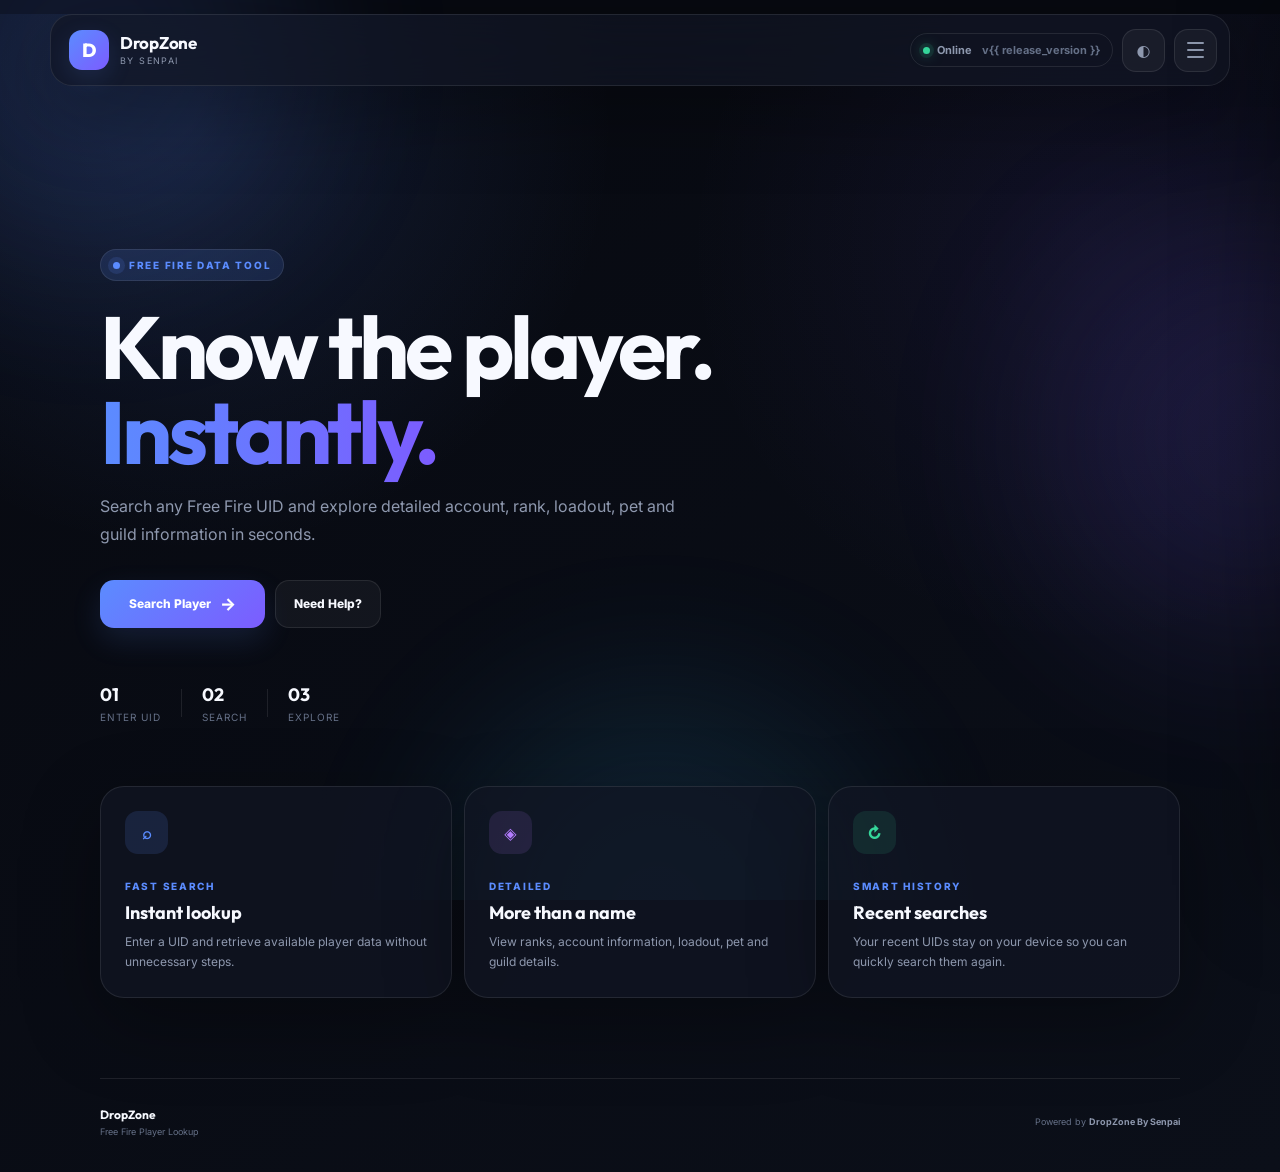
<file: templates/index.html>
<!doctype html>
<html lang="en" data-theme="midnight">
<head>
  <meta charset="utf-8">
  <meta name="viewport" content="width=device-width, initial-scale=1, viewport-fit=cover">
  <meta name="theme-color" content="#080b14">
  <meta name="color-scheme" content="dark light">

  <title>DropZone — Free Fire Player Lookup</title>
  <meta name="description" content="Fast Free Fire player information lookup powered by DropZone.">
  <meta name="mobile-web-app-capable" content="yes">
  <meta name="apple-mobile-web-app-capable" content="yes">

  <link rel="preconnect" href="https://fonts.googleapis.com">
  <link rel="preconnect" href="https://fonts.gstatic.com" crossorigin>
  <link href="https://fonts.googleapis.com/css2?family=Inter:wght@400;500;600;700;800&family=Outfit:wght@500;600;700;800&display=swap" rel="stylesheet">

  <link rel="stylesheet" href="/static/style.css">
</head>

<body>
  <div class="app-shell">

    <!-- Ambient background -->
    <div class="ambient" aria-hidden="true">
      <div class="orb orb-a"></div>
      <div class="orb orb-b"></div>
      <div class="orb orb-c"></div>
      <div class="grid-glow"></div>
    </div>

    <!-- Top navigation -->
    <header class="topbar glass">
      <a href="#home" class="brand" data-page="home" aria-label="DropZone Home">
        <span class="brand-mark">D</span>
        <span class="brand-copy">
          <strong>DropZone</strong>
          <small>By Senpai</small>
        </span>
      </a>

      <div class="top-actions">
        <div class="online-pill">
          <span class="status-dot"></span>
          <span>Online</span>
          <span class="version">v<span id="obVer">{{ release_version }}</span></span>
        </div>

        <button class="icon-btn" id="themeBtn" type="button" aria-label="Change theme" title="Change theme">
          <span class="icon">◐</span>
        </button>

        <button class="icon-btn menu-btn" id="menuBtn" type="button" aria-label="Open menu" aria-expanded="false">
          <span></span>
          <span></span>
          <span></span>
        </button>
      </div>
    </header>

    <!-- Menu -->
    <aside class="side-menu" id="sideMenu" aria-hidden="true">
      <div class="menu-head">
        <div>
          <span class="eyebrow">NAVIGATION</span>
          <h3>DropZone</h3>
        </div>
        <button class="icon-btn close-menu" id="closeMenu" type="button">×</button>
      </div>

      <nav class="menu-links">
        <button class="menu-link active" data-page="home">
          <span class="menu-icon">⌂</span>
          <span>
            <b>Home</b>
            <small>Overview & quick search</small>
          </span>
        </button>

        <button class="menu-link" data-page="lookup">
          <span class="menu-icon">⌕</span>
          <span>
            <b>Player Lookup</b>
            <small>Find Free Fire profiles</small>
          </span>
        </button>

        <button class="menu-link" data-page="support">
          <span class="menu-icon">?</span>
          <span>
            <b>Support</b>
            <small>Help & troubleshooting</small>
          </span>
        </button>

        <button class="menu-link" data-page="api">
          <span class="menu-icon">{ }</span>
          <span>
            <b>API & About</b>
            <small>How DropZone works</small>
          </span>
        </button>

        <div class="menu-divider"></div>

        <button class="menu-link" id="menuTheme">
          <span class="menu-icon">◐</span>
          <span>
            <b>Appearance</b>
            <small>Change your theme</small>
          </span>
          <span class="menu-arrow">›</span>
        </button>
      </nav>

      <div class="menu-footer">
        <div class="mini-status">
          <span class="status-dot"></span>
          <div>
            <b>Systems operational</b>
            <small>DropZone services are ready</small>
          </div>
        </div>
        <span>DropZone By Senpai</span>
      </div>
    </aside>

    <div class="menu-overlay" id="menuOverlay"></div>

    <main>

      <!-- HOME -->
      <section class="page active" id="page-home" data-page-section="home">
        <div class="hero">
          <div class="hero-badge">
            <span class="pulse-ring"></span>
            FREE FIRE DATA TOOL
          </div>

          <h1>
            Know the player.<br>
            <span>Instantly.</span>
          </h1>

          <p>
            Search any Free Fire UID and explore detailed account,
            rank, loadout, pet and guild information in seconds.
          </p>

          <div class="hero-actions">
            <button class="primary-btn hero-btn" data-page="lookup">
              <span>Search Player</span>
              <span class="btn-arrow">→</span>
            </button>

            <button class="secondary-btn" data-page="support">
              <span>Need Help?</span>
            </button>
          </div>

          <div class="hero-stats">
            <div>
              <strong>01</strong>
              <span>Enter UID</span>
            </div>
            <i></i>
            <div>
              <strong>02</strong>
              <span>Search</span>
            </div>
            <i></i>
            <div>
              <strong>03</strong>
              <span>Explore</span>
            </div>
          </div>
        </div>

        <div class="feature-grid">
          <article class="feature-card glass">
            <div class="feature-icon blue">⌕</div>
            <div>
              <span class="eyebrow">FAST SEARCH</span>
              <h3>Instant lookup</h3>
              <p>Enter a UID and retrieve available player data without unnecessary steps.</p>
            </div>
          </article>

          <article class="feature-card glass">
            <div class="feature-icon violet">◈</div>
            <div>
              <span class="eyebrow">DETAILED</span>
              <h3>More than a name</h3>
              <p>View ranks, account information, loadout, pet and guild details.</p>
            </div>
          </article>

          <article class="feature-card glass">
            <div class="feature-icon green">↻</div>
            <div>
              <span class="eyebrow">SMART HISTORY</span>
              <h3>Recent searches</h3>
              <p>Your recent UIDs stay on your device so you can quickly search them again.</p>
            </div>
          </article>
        </div>
      </section>

      <!-- LOOKUP -->
      <section class="page" id="page-lookup" data-page-section="lookup">
        <div class="page-heading">
          <div>
            <span class="eyebrow">PLAYER LOOKUP</span>
            <h2>Find a Free Fire player</h2>
            <p>Enter a numeric UID to retrieve the latest available profile information.</p>
          </div>

          <div class="heading-badge">
            <span class="status-dot"></span>
            API Ready
          </div>
        </div>

        <section class="search-panel glass">
          <div class="search-label">
            <div>
              <span class="eyebrow">PLAYER UID</span>
              <h3>Search by UID</h3>
            </div>
            <span class="search-tip">Example: 123456789</span>
          </div>

          <form id="frm" autocomplete="off">
            <div class="input-wrap">
              <span class="input-icon">⌕</span>
              <input
                id="uid"
                inputmode="numeric"
                pattern="[0-9]*"
                maxlength="15"
                placeholder="Enter Free Fire UID..."
                aria-label="Free Fire UID"
              >
              <button type="button" class="clear-input" id="clearUid" aria-label="Clear UID">×</button>
            </div>

            <button id="go" class="primary-btn search-btn" type="submit">
              <span id="goIcon">⌕</span>
              <span id="goTxt">Search Player</span>
              <span class="loader" id="goLoader"></span>
            </button>
          </form>

          <div class="search-meta">
            <span><i class="tiny-dot"></i> Fast response</span>
            <span><i class="tiny-dot"></i> No account required</span>
            <span><i class="tiny-dot"></i> Free to use</span>
          </div>
        </section>

        <!-- History -->
        <section class="history-section" id="hist">
          <div class="section-title">
            <div>
              <span class="eyebrow">YOUR DEVICE</span>
              <h3>Recent searches</h3>
            </div>
            <button id="histClear" class="text-btn" type="button">Clear all</button>
          </div>

          <div id="histChips" class="history-chips"></div>
        </section>

        <!-- Error -->
        <div class="alert error-alert" id="err" hidden>
          <div class="alert-icon">!</div>
          <div>
            <strong id="errTitle">Something went wrong</strong>
            <p id="errMsg"></p>
          </div>
          <button id="errClose" type="button">×</button>
        </div>

        <!-- Empty -->
        <section class="empty-state glass" id="empty">
          <div class="empty-orbit">
            <div class="empty-icon">⌕</div>
          </div>
          <span class="eyebrow">READY WHEN YOU ARE</span>
          <h3>Search a player to begin</h3>
          <p>Enter a Free Fire UID above and the complete available profile will appear here.</p>
        </section>

        <!-- Loading -->
        <section class="loading-state glass" id="loadingState" hidden>
          <div class="loading-spinner"></div>
          <span class="eyebrow">LOOKING UP PLAYER</span>
          <h3>Fetching profile data...</h3>
          <p>Connecting to DropZone services.</p>
          <div class="loading-lines">
            <i></i><i></i><i></i>
          </div>
        </section>

        <!-- Result -->
        <section id="out" hidden>

          <div class="result-toolbar">
            <div>
              <span class="eyebrow">PLAYER FOUND</span>
              <h2>Profile overview</h2>
            </div>

            <div class="result-actions">
              <button class="secondary-btn small" id="again" type="button">↻ New Search</button>
              <button class="icon-btn small" id="rawToggle" type="button" title="View raw JSON">{ }</button>
            </div>
          </div>

          <!-- Profile hero -->
          <article class="profile-hero glass">
            <div class="profile-banner">
              <img id="pBanner" alt="Player banner" loading="lazy">
              <div class="banner-overlay"></div>
              <div class="profile-avatar">
                <img id="src" alt="Player avatar" loading="lazy">
              </div>
            </div>

            <div class="profile-main">
              <div class="profile-identity">
                <span class="profile-kicker">FREE FIRE PLAYER</span>
                <h2 id="pName">—</h2>
                <div class="profile-sub">
                  <span id="pLvl">Level —</span>
                  <span>•</span>
                  <span id="pRegion">Region —</span>
                </div>
              </div>

              <div class="profile-score">
                <span>LIKE SCORE</span>
                <strong id="pLikes">0</strong>
              </div>
            </div>

            <div class="profile-stats">
              <div>
                <span>Credit Score</span>
                <strong id="pCredit">—</strong>
              </div>
              <div>
                <span>Diamonds</span>
                <strong id="pDiamonds">—</strong>
              </div>
              <div>
                <span>Since</span>
                <strong id="pSince">—</strong>
              </div>
            </div>

            <div class="media-actions">
              <button id="dlBanner" class="secondary-btn small" type="button">↓ Banner</button>
              <button id="dlAvatar" class="secondary-btn small" type="button">↓ Avatar</button>
            </div>
          </article>

          <!-- Account -->
          <article class="data-card glass">
            <div class="card-heading">
              <div>
                <span class="eyebrow">ACCOUNT</span>
                <h3>Player information</h3>
              </div>
              <span class="card-symbol">01</span>
            </div>

            <div class="data-grid">
              <div><span>UID</span><strong id="cUid">—</strong></div>
              <div><span>Name</span><strong id="cName">—</strong></div>
              <div><span>Level</span><strong id="cLvl">—</strong></div>
              <div><span>Experience</span><strong id="cExp">—</strong></div>
              <div><span>Region</span><strong id="cRegion">—</strong></div>
              <div><span>Likes</span><strong id="cLikes">—</strong></div>
              <div><span>Gender</span><strong id="cGender">—</strong></div>
              <div><span>Language</span><strong id="cLang">—</strong></div>
              <div><span>Preferred Mode</span><strong id="cMode">—</strong></div>
              <div class="wide"><span>Bio</span><strong id="cBio">—</strong></div>
            </div>
          </article>

          <!-- Ranks -->
          <div class="two-column">
            <article class="data-card glass">
              <div class="card-heading">
                <div>
                  <span class="eyebrow">RANKS</span>
                  <h3>Competitive stats</h3>
                </div>
                <span class="card-symbol">02</span>
              </div>

              <div class="rank-list">
                <div class="rank-row">
                  <div class="rank-icon">BR</div>
                  <div class="rank-info">
                    <span>Battle Royale</span>
                    <strong id="rBrRank">—</strong>
                  </div>
                  <b id="rBr">—</b>
                </div>

                <div class="rank-row">
                  <div class="rank-icon cs">CS</div>
                  <div class="rank-info">
                    <span>Clash Squad</span>
                    <strong id="rCsRank">—</strong>
                  </div>
                  <b id="rCs">—</b>
                </div>

                <div class="rank-progress">
                  <div>
                    <span>BR progress</span>
                    <span id="rBrMax">—</span>
                  </div>
                  <div class="progress-track"><i id="rBrProgress"></i></div>
                </div>

                <div class="rank-progress">
                  <div>
                    <span>CS progress</span>
                    <span id="rCsMax">—</span>
                  </div>
                  <div class="progress-track"><i id="rCsProgress"></i></div>
                </div>
              </div>

              <div class="rank-meta">
                <span>Season <b id="rSeason">—</b></span>
                <span>Version <b id="rVer">—</b></span>
              </div>
            </article>

            <article class="data-card glass">
              <div class="card-heading">
                <div>
                  <span class="eyebrow">ACTIVITY</span>
                  <h3>Account timeline</h3>
                </div>
                <span class="card-symbol">03</span>
              </div>

              <div class="timeline">
                <div class="timeline-item">
                  <span class="timeline-dot"></span>
                  <div>
                    <span>Account created</span>
                    <strong id="rCreated">—</strong>
                  </div>
                </div>

                <div class="timeline-item">
                  <span class="timeline-dot"></span>
                  <div>
                    <span>Last login</span>
                    <strong id="rLogin">—</strong>
                  </div>
                </div>
              </div>
            </article>
          </div>

          <!-- Loadout -->
          <article class="data-card glass">
            <div class="card-heading">
              <div>
                <span class="eyebrow">LOADOUT</span>
                <h3>Profile customization</h3>
              </div>
              <span class="card-symbol">04</span>
            </div>

            <div class="data-grid">
              <div><span>Avatar</span><strong id="lAvatar">—</strong></div>
              <div><span>Banner</span><strong id="lBanner">—</strong></div>
              <div><span>Character</span><strong id="lChar">—</strong></div>
              <div><span>Awakened</span><strong id="lAwake">—</strong></div>
              <div><span>Clothes</span><strong id="lClothes">—</strong></div>
              <div><span>Skills</span><strong id="lSkills">—</strong></div>
              <div><span>Badges</span><strong id="lBadges">—</strong></div>
              <div><span>Title</span><strong id="lTitle">—</strong></div>
              <div class="wide"><span>Profile Pin</span><strong id="lPin">—</strong></div>
            </div>
          </article>

          <!-- Pet + Guild -->
          <div class="two-column">
            <article class="data-card glass">
              <div class="card-heading">
                <div>
                  <span class="eyebrow">PET</span>
                  <h3>Companion</h3>
                </div>
                <span class="card-symbol">05</span>
              </div>

              <div class="data-grid compact">
                <div><span>ID</span><strong id="tId">—</strong></div>
                <div><span>Level</span><strong id="tLvl">—</strong></div>
                <div><span>Experience</span><strong id="tExp">—</strong></div>
                <div><span>Selected</span><strong id="tSel">—</strong></div>
                <div class="wide"><span>Skill</span><strong id="tSkill">—</strong></div>
                <div class="wide"><span>Skin</span><strong id="tSkin">—</strong></div>
              </div>
            </article>

            <article class="data-card glass">
              <div class="card-heading">
                <div>
                  <span class="eyebrow">GUILD</span>
                  <h3>Guild information</h3>
                </div>
                <span class="card-symbol">06</span>
              </div>

              <div class="guild-card">
                <div class="guild-emblem">G</div>
                <div class="guild-main">
                  <strong id="gName">No guild data</strong>
                  <span id="gId">—</span>
                </div>
              </div>

              <div class="data-grid compact">
                <div><span>Level</span><strong id="gLvl">—</strong></div>
                <div><span>Members</span><strong id="gMem">—</strong></div>
                <div class="wide"><span>Leader</span><strong id="gLeader">—</strong></div>
              </div>
            </article>
          </div>

          <!-- Raw JSON -->
          <article class="raw-card glass" id="raw" hidden>
            <div class="raw-head">
              <div>
                <span class="eyebrow">DEVELOPER</span>
                <h3>Raw API response</h3>
              </div>
              <button class="secondary-btn small" id="rawCopy" type="button">
                <span id="rawCopyTxt">Copy JSON</span>
              </button>
            </div>
            <pre id="rawBody"></pre>
          </article>

        </section>
      </section>

      <!-- SUPPORT -->
      <section class="page" id="page-support" data-page-section="support">
        <div class="page-heading">
          <div>
            <span class="eyebrow">SUPPORT CENTER</span>
            <h2>How can we help?</h2>
            <p>Quick answers and troubleshooting for DropZone Player Lookup.</p>
          </div>
        </div>

        <div class="support-grid">
          <article class="support-card glass">
            <div class="support-number">01</div>
            <div class="feature-icon blue">⌕</div>
            <h3>How do I search?</h3>
            <p>Open Player Lookup, enter the player's numeric Free Fire UID and press Search Player.</p>
          </article>

          <article class="support-card glass">
            <div class="support-number">02</div>
            <div class="feature-icon violet">!</div>
            <h3>UID not working?</h3>
            <p>Make sure the UID contains numbers only. Some player data may also be unavailable depending on the server.</p>
          </article>

          <article class="support-card glass">
            <div class="support-number">03</div>
            <div class="feature-icon green">↻</div>
            <h3>Data looks outdated?</h3>
            <p>Run the lookup again. Player information depends on the data returned by the connected Free Fire service.</p>
          </article>

          <article class="support-card glass">
            <div class="support-number">04</div>
            <div class="feature-icon orange">i</div>
            <h3>Missing information?</h3>
            <p>Not every account exposes every field. Missing values are shown as unavailable instead of fake data.</p>
          </article>
        </div>

        <article class="faq-card glass">
          <div class="card-heading">
            <div>
              <span class="eyebrow">FAQ</span>
              <h3>Frequently asked questions</h3>
            </div>
          </div>

          <div class="faq-list">
            <details>
              <summary>Is DropZone free to use?</summary>
              <p>Yes. The player lookup interface is designed to be accessible without creating an account.</p>
            </details>

            <details>
              <summary>Do you store my searches?</summary>
              <p>Recent search history is stored locally in your browser so you can quickly reuse UIDs. It is not needed for the lookup request itself.</p>
            </details>

            <details>
              <summary>Why can't I see some player information?</summary>
              <p>Free Fire account responses can vary. If a field is not returned by the service, DropZone cannot reliably display it.</p>
            </details>

            <details>
              <summary>Can I use DropZone on mobile?</summary>
              <p>Yes. The interface is responsive and optimized for phones, tablets and desktop screens.</p>
            </details>
          </div>
        </article>
      </section>

      <!-- API / ABOUT -->
      <section class="page" id="page-api" data-page-section="api">
        <div class="page-heading">
          <div>
            <span class="eyebrow">DROPZONE</span>
            <h2>Fast. Clean. Useful.</h2>
            <p>A lightweight Free Fire player lookup interface built for quick access to profile information.</p>
          </div>
        </div>

        <div class="about-hero glass">
          <div class="about-mark">D</div>
          <div>
            <span class="eyebrow">DROPZONE BY SENPAI</span>
            <h3>Player information, without the clutter.</h3>
            <p>
              DropZone focuses on making Free Fire player lookup simple,
              fast and visually clear across every device.
            </p>
          </div>
        </div>

        <div class="about-grid">
          <article class="data-card glass">
            <span class="eyebrow">01</span>
            <h3>Player endpoint</h3>
            <p>The frontend communicates with the existing <code>/player-info</code> endpoint to retrieve player data.</p>
          </article>

          <article class="data-card glass">
            <span class="eyebrow">02</span>
            <h3>Media</h3>
            <p>Player banners and avatars continue using the existing media routes and fallback logic.</p>
          </article>

          <article class="data-card glass">
            <span class="eyebrow">03</span>
            <h3>Privacy-first history</h3>
            <p>Recent UID history stays inside browser storage and can be cleared at any time.</p>
          </article>
        </div>
      </section>

    </main>

    <footer class="site-footer">
      <div>
        <strong>DropZone</strong>
        <span>Free Fire Player Lookup</span>
      </div>
      <span>Powered by <b>DropZone By Senpai</b></span>
    </footer>

    <!-- Theme picker -->
    <div class="theme-panel glass" id="themePanel" hidden>
      <div class="theme-panel-head">
        <div>
          <span class="eyebrow">APPEARANCE</span>
          <h3>Choose a theme</h3>
        </div>
        <button class="icon-btn" id="themeClose" type="button">×</button>
      </div>

      <div class="theme-options">
        <button class="theme-option active" data-theme-choice="midnight">
          <span class="theme-preview midnight-preview"></span>
          <span><b>Midnight</b><small>Deep & premium</small></span>
        </button>

        <button class="theme-option" data-theme-choice="ocean">
          <span class="theme-preview ocean-preview"></span>
          <span><b>Ocean</b><small>Cool & clean</small></span>
        </button>

        <button class="theme-option" data-theme-choice="violet">
          <span class="theme-preview violet-preview"></span>
          <span><b>Violet</b><small>Elegant purple</small></span>
        </button>

        <button class="theme-option" data-theme-choice="sunset">
          <span class="theme-preview sunset-preview"></span>
          <span><b>Sunset</b><small>Warm & bold</small></span>
        </button>

        <button class="theme-option" data-theme-choice="light">
          <span class="theme-preview light-preview"></span>
          <span><b>Light</b><small>Bright & minimal</small></span>
        </button>
      </div>
    </div>

    <div class="toast-container" id="toastContainer"></div>

  </div>

  <script src="/static/app.js"></script>
</body>
</html>
</file>
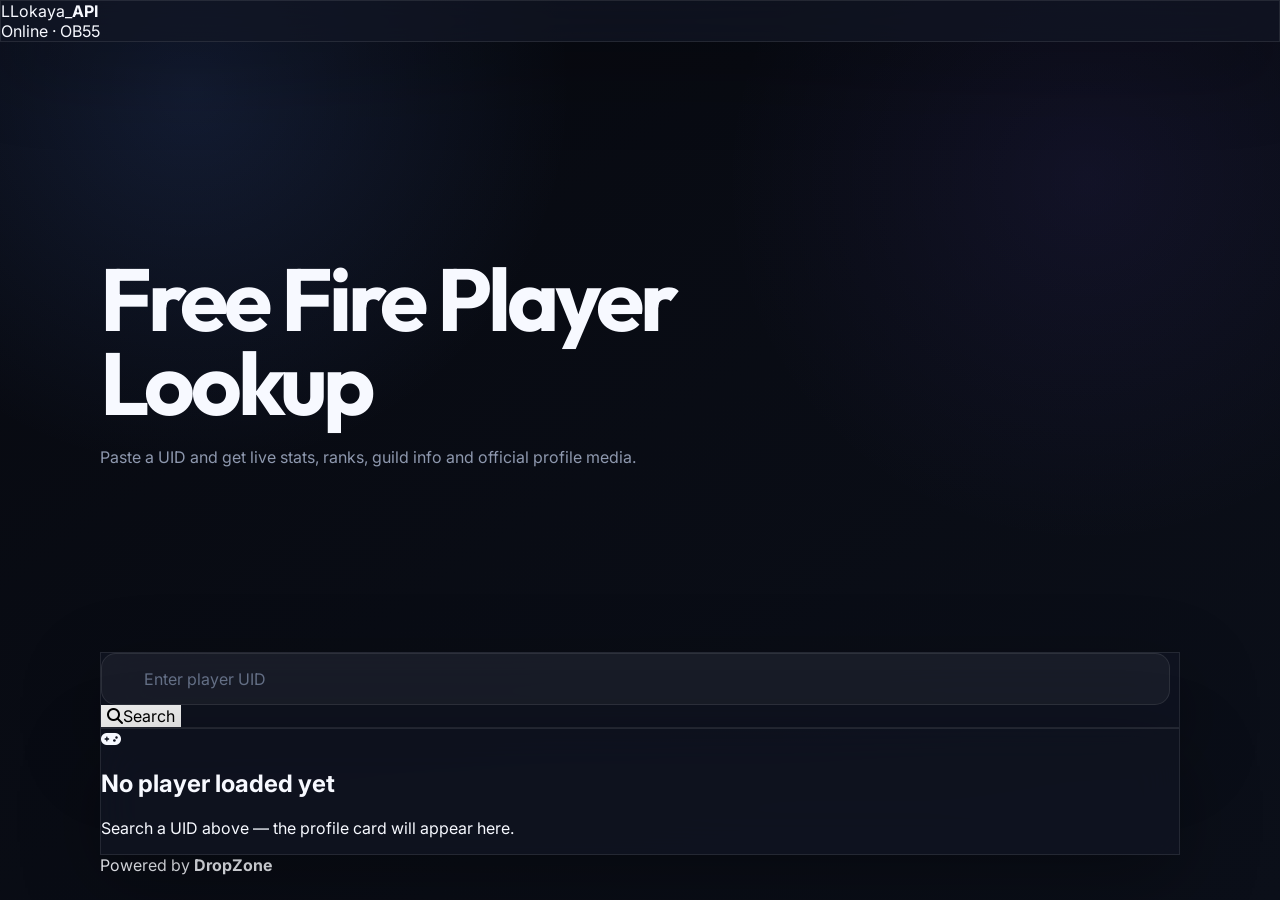
<file: ff.html>
<!DOCTYPE html>
<html lang="en">
<head>
<meta charset="UTF-8">
<meta name="viewport" content="width=device-width, initial-scale=1.0">
<title>DropZone — Free Fire Player Lookup</title>
<link rel="preconnect" href="https://fonts.googleapis.com">
<link rel="preconnect" href="https://fonts.gstatic.com" crossorigin>
<link href="https://fonts.googleapis.com/css2?family=Inter:wght@400;500;600;700&family=Outfit:wght@600;700;800&display=swap" rel="stylesheet">
<link rel="stylesheet" href="https://cdnjs.cloudflare.com/ajax/libs/font-awesome/6.4.0/css/all.min.css">
<link rel="stylesheet" href="/static/style.css">
</head>
<body>

<div class="bg" aria-hidden="true"><span class="blob b1"></span><span class="blob b2"></span><span class="blob b3"></span></div>

<nav class="glass nav">
  <div class="logo"><span class="logo-mark">L</span><span class="logo-name">Lokaya_<b>API</b></span></div>
  <div class="live"><span class="pulse"></span>Online · <span id="obVer">OB55</span></div>
</nav>

<main class="wrap">

  <section class="hero">
    <h1>Free Fire Player Lookup</h1>
    <p>Paste a UID and get live stats, ranks, guild info and official profile media.</p>
  </section>

  <section class="glass search">
    <form id="frm" autocomplete="off">
      <div class="row">
        <input id="uid" type="text" inputmode="numeric" placeholder="Enter player UID">
        <button id="go" type="submit"><i class="fa-solid fa-magnifying-glass"></i><span id="goTxt">Search</span></button>
      </div>
    </form>
    <div id="hist" class="hist" hidden>
      <span>Recent</span>
      <div id="histChips" class="hist-chips"></div>
      <button type="button" id="histClear" title="Clear history"><i class="fa-solid fa-xmark"></i></button>
    </div>
  </section>

  <div id="err" class="glass err" hidden></div>

  <section id="empty" class="glass empty">
    <div class="empty-ico"><i class="fa-solid fa-gamepad"></i></div>
    <h2>No player loaded yet</h2>
    <p>Search a UID above — the profile card will appear here.</p>
  </section>

  <section id="out" hidden>

    <div class="glass profile">
      <div class="p-top">
        <h2 id="pName">—</h2>
        <div class="pills">
          <span class="pill">Lv <b id="pLvl">—</b></span>
          <span class="pill"><i class="fa-solid fa-heart"></i> <b id="pLikes">—</b></span>
          <span class="pill" id="pRegion">—</span>
          <span class="pill"><i class="fa-solid fa-star"></i> <b id="pCredit">—</b></span>
          <span class="pill"><i class="fa-solid fa-gem"></i> <b id="pDiamonds">—</b></span>
        </div>
        <div class="opened"><i class="fa-regular fa-calendar-check"></i> ID opened · <span id="pSince">—</span></div>
      </div>
      <div class="banner"><img id="pBanner" alt="player banner"></div>
      <div id="src" class="src">Official media loads after lookup</div>
      <div class="dl-row">
        <button type="button" id="dlBanner"><i class="fa-solid fa-download"></i>Banner</button>
        <button type="button" id="dlAvatar"><i class="fa-solid fa-download"></i>Avatar</button>
      </div>
    </div>

    <div class="grid">
      <div class="glass card">
        <h3><i class="fa-solid fa-user"></i>Account</h3>
        <dl>
          <div><dt>UID</dt><dd id="cUid">—</dd></div>
          <div><dt>Name</dt><dd id="cName">—</dd></div>
          <div><dt>Level / EXP</dt><dd><span id="cLvl">—</span> / <span id="cExp">—</span></dd></div>
          <div><dt>Region</dt><dd id="cRegion">—</dd></div>
          <div><dt>Likes</dt><dd id="cLikes">—</dd></div>
          <div><dt>Gender</dt><dd id="cGender">—</dd></div>
          <div><dt>Language</dt><dd id="cLang">—</dd></div>
          <div><dt>Mode</dt><dd id="cMode">—</dd></div>
          <div><dt>Bio</dt><dd id="cBio" class="clip">—</dd></div>
        </dl>
      </div>

      <div class="glass card">
        <h3><i class="fa-solid fa-trophy"></i>Ranks</h3>
        <dl>
          <div><dt>BR points</dt><dd id="rBr">—</dd></div>
          <div><dt>BR rank</dt><dd id="rBrRank">—</dd></div>
          <div><dt>BR max rank</dt><dd id="rBrMax">—</dd></div>
          <div><dt>CS points</dt><dd id="rCs">—</dd></div>
          <div><dt>CS rank</dt><dd id="rCsRank">—</dd></div>
          <div><dt>CS max rank</dt><dd id="rCsMax">—</dd></div>
          <div><dt>Season</dt><dd id="rSeason">—</dd></div>
          <div><dt>Version</dt><dd id="rVer">—</dd></div>
          <div><dt>Created</dt><dd id="rCreated">—</dd></div>
          <div><dt>Last login</dt><dd id="rLogin">—</dd></div>
        </dl>
      </div>

      <div class="glass card">
        <h3><i class="fa-solid fa-shirt"></i>Loadout</h3>
        <dl>
          <div><dt>Avatar ID</dt><dd id="lAvatar">—</dd></div>
          <div><dt>Banner ID</dt><dd id="lBanner">—</dd></div>
          <div><dt>Character</dt><dd id="lChar">—</dd></div>
          <div><dt>Awakened</dt><dd id="lAwake">—</dd></div>
          <div><dt>Clothes</dt><dd id="lClothes">—</dd></div>
          <div><dt>Skills</dt><dd id="lSkills">—</dd></div>
          <div><dt>Badges</dt><dd id="lBadges">—</dd></div>
          <div><dt>Title / Pin</dt><dd><span id="lTitle">—</span> / <span id="lPin">—</span></dd></div>
        </dl>
      </div>

      <div class="glass card">
        <h3><i class="fa-solid fa-paw"></i>Pet</h3>
        <dl>
          <div><dt>Pet ID</dt><dd id="tId">—</dd></div>
          <div><dt>Level</dt><dd id="tLvl">—</dd></div>
          <div><dt>EXP</dt><dd id="tExp">—</dd></div>
          <div><dt>Selected</dt><dd id="tSel">—</dd></div>
          <div><dt>Skill</dt><dd id="tSkill">—</dd></div>
          <div><dt>Skin</dt><dd id="tSkin">—</dd></div>
        </dl>
      </div>

      <div class="glass card wide">
        <h3><i class="fa-solid fa-people-group"></i>Guild</h3>
        <dl class="cols">
          <div><dt>Name</dt><dd id="gName">—</dd></div>
          <div><dt>ID</dt><dd id="gId">—</dd></div>
          <div><dt>Level</dt><dd id="gLvl">—</dd></div>
          <div><dt>Members</dt><dd id="gMem">—</dd></div>
        </dl>
        <p class="leader" id="gLeader">—</p>
        <div class="actions">
          <button type="button" id="again"><i class="fa-solid fa-rotate-left"></i>New search</button>
          <button type="button" id="rawToggle"><i class="fa-solid fa-code"></i>Raw JSON</button>
          <button type="button" id="rawCopy"><i class="fa-solid fa-copy"></i><span id="rawCopyTxt">Copy JSON</span></button>
        </div>
        <pre id="raw" hidden><code id="rawBody">{}</code></pre>
      </div>
    </div>

  </section>

  <footer>Powered by <b>DropZone</b></footer>

</main>
<script src="/static/app.js"></script>
</body>
</html>
</file>
<file: static/style.css>
/* DropZone — premium responsive UI */

:root {
  --bg: #070910;
  --bg-2: #0b0f19;
  --surface: rgba(17, 22, 35, .72);
  --surface-strong: rgba(19, 25, 40, .9);
  --surface-soft: rgba(255,255,255,.045);
  --text: #f7f9ff;
  --muted: #8e98ae;
  --muted-2: #657087;
  --line: rgba(255,255,255,.09);
  --line-strong: rgba(255,255,255,.15);
  --accent: #5b8cff;
  --accent-2: #7c5cff;
  --accent-soft: rgba(91,140,255,.14);
  --success: #35d69a;
  --warning: #ffb95a;
  --danger: #ff647c;
  --shadow: 0 25px 80px rgba(0,0,0,.32);
  --radius: 24px;
  --radius-sm: 16px;
  --font: Inter, system-ui, -apple-system, BlinkMacSystemFont, "Segoe UI", sans-serif;
  --display: Outfit, Inter, system-ui, sans-serif;
}

/* THEMES */

html[data-theme="ocean"] {
  --accent: #20b8ff;
  --accent-2: #246bff;
  --accent-soft: rgba(32,184,255,.14);
}

html[data-theme="violet"] {
  --accent: #a875ff;
  --accent-2: #ef63c8;
  --accent-soft: rgba(168,117,255,.15);
}

html[data-theme="sunset"] {
  --accent: #ff835d;
  --accent-2: #ffbd5c;
  --accent-soft: rgba(255,131,93,.15);
}

html[data-theme="light"] {
  --bg: #f4f7fc;
  --bg-2: #edf2f9;
  --surface: rgba(255,255,255,.75);
  --surface-strong: rgba(255,255,255,.94);
  --surface-soft: rgba(20,40,70,.035);
  --text: #111827;
  --muted: #637087;
  --muted-2: #8a95a8;
  --line: rgba(20,40,70,.09);
  --line-strong: rgba(20,40,70,.14);
  --shadow: 0 25px 70px rgba(30,50,90,.12);
}

* {
  box-sizing: border-box;
}

html {
  scroll-behavior: smooth;
  background: var(--bg);
}

body {
  margin: 0;
  min-height: 100vh;
  background:
    radial-gradient(circle at 15% 10%, var(--accent-soft), transparent 28%),
    radial-gradient(circle at 85% 20%, rgba(124,92,255,.08), transparent 28%),
    linear-gradient(145deg, var(--bg), var(--bg-2));
  color: var(--text);
  font-family: var(--font);
  overflow-x: hidden;
  transition: background .4s ease, color .3s ease;
}

button,
input {
  font: inherit;
}

button {
  border: 0;
}

button,
a {
  -webkit-tap-highlight-color: transparent;
}

button:focus-visible,
input:focus-visible,
a:focus-visible {
  outline: 2px solid var(--accent);
  outline-offset: 3px;
}

[hidden] {
  display: none !important;
}

.app-shell {
  position: relative;
  min-height: 100vh;
  isolation: isolate;
}

.ambient {
  position: fixed;
  inset: 0;
  z-index: -1;
  pointer-events: none;
  overflow: hidden;
}

.orb {
  position: absolute;
  width: 420px;
  height: 420px;
  border-radius: 50%;
  filter: blur(90px);
  opacity: .13;
  animation: floatOrb 16s ease-in-out infinite;
}

.orb-a {
  top: -160px;
  left: -120px;
  background: var(--accent);
}

.orb-b {
  right: -180px;
  top: 25%;
  background: var(--accent-2);
  animation-delay: -5s;
}

.orb-c {
  bottom: -220px;
  left: 35%;
  background: #38bdf8;
  animation-delay: -9s;
}

.grid-glow {
  position: absolute;
  inset: 0;
  opacity: .16;
  background-image:
    linear-gradient(rgba(255,255,255,.025) 1px, transparent 1px),
    linear-gradient(90deg, rgba(255,255,255,.025) 1px, transparent 1px);
  background-size: 60px 60px;
  mask-image: radial-gradient(circle at center, black, transparent 75%);
}

@keyframes floatOrb {
  0%,100% { transform: translate3d(0,0,0) scale(1); }
  50% { transform: translate3d(35px,-25px,0) scale(1.08); }
}

.glass {
  background: var(--surface);
  border: 1px solid var(--line);
  box-shadow: var(--shadow);
  backdrop-filter: blur(22px);
  -webkit-backdrop-filter: blur(22px);
}

/* TOPBAR */

.topbar {
  position: sticky;
  top: 14px;
  z-index: 80;
  width: min(1180px, calc(100% - 28px));
  height: 72px;
  margin: 14px auto 0;
  border-radius: 22px;
  display: flex;
  align-items: center;
  justify-content: space-between;
  padding: 0 12px 0 18px;
}

.brand {
  color: var(--text);
  text-decoration: none;
  display: flex;
  align-items: center;
  gap: 11px;
}

.brand-mark {
  width: 40px;
  height: 40px;
  display: grid;
  place-items: center;
  border-radius: 13px;
  color: #fff;
  font-family: var(--display);
  font-size: 19px;
  font-weight: 800;
  background: linear-gradient(135deg, var(--accent), var(--accent-2));
  box-shadow: 0 8px 25px var(--accent-soft);
}

.brand-copy {
  display: flex;
  flex-direction: column;
  line-height: 1.05;
}

.brand-copy strong {
  font-family: var(--display);
  font-size: 17px;
  letter-spacing: -.3px;
}

.brand-copy small {
  margin-top: 4px;
  color: var(--muted);
  font-size: 9px;
  letter-spacing: 1.4px;
  text-transform: uppercase;
}

.top-actions {
  display: flex;
  align-items: center;
  gap: 9px;
}

.online-pill {
  display: flex;
  align-items: center;
  gap: 7px;
  padding: 9px 12px;
  border: 1px solid var(--line);
  border-radius: 999px;
  color: var(--muted);
  font-size: 11px;
  font-weight: 700;
}

.status-dot,
.tiny-dot {
  width: 7px;
  height: 7px;
  display: inline-block;
  flex: 0 0 auto;
  border-radius: 50%;
  background: var(--success);
  box-shadow: 0 0 0 4px rgba(53,214,154,.1), 0 0 14px rgba(53,214,154,.65);
}

.version {
  color: var(--muted-2);
  margin-left: 3px;
}

.icon-btn {
  width: 43px;
  height: 43px;
  display: grid;
  place-items: center;
  cursor: pointer;
  color: var(--muted);
  background: var(--surface-soft);
  border: 1px solid var(--line);
  border-radius: 14px;
  transition: .22s ease;
}

.icon-btn:hover {
  color: var(--text);
  border-color: var(--line-strong);
  background: var(--accent-soft);
  transform: translateY(-2px);
}

.menu-btn {
  gap: 4px;
  padding: 12px;
}

.menu-btn span {
  width: 17px;
  height: 1.5px;
  border-radius: 3px;
  background: currentColor;
  transition: .25s ease;
}

.menu-btn.open span:nth-child(1) {
  transform: translateY(5.5px) rotate(45deg);
}

.menu-btn.open span:nth-child(2) {
  opacity: 0;
}

.menu-btn.open span:nth-child(3) {
  transform: translateY(-5.5px) rotate(-45deg);
}

/* MENU */

.side-menu {
  position: fixed;
  top: 0;
  right: 0;
  z-index: 100;
  width: min(390px, 92vw);
  height: 100dvh;
  padding: 26px;
  display: flex;
  flex-direction: column;
  background: var(--surface-strong);
  border-left: 1px solid var(--line);
  box-shadow: -30px 0 90px rgba(0,0,0,.3);
  backdrop-filter: blur(30px);
  -webkit-backdrop-filter: blur(30px);
  transform: translateX(105%);
  transition: transform .32s cubic-bezier(.2,.8,.2,1);
}

.side-menu.open {
  transform: translateX(0);
}

.menu-overlay {
  position: fixed;
  inset: 0;
  z-index: 90;
  background: rgba(0,0,0,.55);
  opacity: 0;
  pointer-events: none;
  transition: .3s ease;
  backdrop-filter: blur(4px);
}

.menu-overlay.open {
  opacity: 1;
  pointer-events: auto;
}

.menu-head {
  display: flex;
  justify-content: space-between;
  align-items: flex-start;
  padding-bottom: 25px;
  border-bottom: 1px solid var(--line);
}

.menu-head h3 {
  margin: 6px 0 0;
  font-family: var(--display);
  font-size: 25px;
}

.menu-links {
  display: flex;
  flex-direction: column;
  gap: 7px;
  margin-top: 24px;
}

.menu-link {
  width: 100%;
  display: flex;
  align-items: center;
  gap: 13px;
  padding: 13px;
  text-align: left;
  color: var(--muted);
  background: transparent;
  border: 1px solid transparent;
  border-radius: 16px;
  cursor: pointer;
  transition: .2s ease;
}

.menu-link:hover,
.menu-link.active {
  color: var(--text);
  background: var(--accent-soft);
  border-color: var(--line);
}

.menu-icon {
  width: 38px;
  height: 38px;
  display: grid;
  place-items: center;
  flex: 0 0 auto;
  border-radius: 12px;
  background: var(--surface-soft);
  color: var(--accent);
  font-weight: 800;
}

.menu-link > span:nth-child(2) {
  display: flex;
  flex-direction: column;
  gap: 3px;
}

.menu-link b {
  font-size: 13px;
}

.menu-link small {
  color: var(--muted-2);
  font-size: 10px;
}

.menu-arrow {
  margin-left: auto;
  font-size: 22px;
}

.menu-divider {
  height: 1px;
  margin: 8px 0;
  background: var(--line);
}

.menu-footer {
  margin-top: auto;
  padding-top: 20px;
  color: var(--muted-2);
  font-size: 10px;
}

.menu-footer > span {
  display: block;
  margin-top: 15px;
  text-align: center;
}

.mini-status {
  display: flex;
  align-items: center;
  gap: 11px;
  padding: 12px;
  border-radius: 15px;
  background: var(--surface-soft);
  border: 1px solid var(--line);
}

.mini-status div {
  display: flex;
  flex-direction: column;
  gap: 3px;
}

.mini-status b {
  color: var(--text);
  font-size: 11px;
}

.mini-status small {
  color: var(--muted-2);
}

/* MAIN */

main {
  width: min(1080px, calc(100% - 32px));
  margin: 0 auto;
}

.page {
  display: none;
  padding: 90px 0 30px;
  animation: pageIn .45s ease both;
}

.page.active {
  display: block;
}

@keyframes pageIn {
  from {
    opacity: 0;
    transform: translateY(12px);
  }
  to {
    opacity: 1;
    transform: translateY(0);
  }
}

.hero {
  min-height: 610px;
  display: flex;
  flex-direction: column;
  justify-content: center;
  align-items: flex-start;
  padding: 55px 0 45px;
}

.hero-badge,
.eyebrow {
  color: var(--accent);
  font-size: 10px;
  font-weight: 800;
  letter-spacing: 1.7px;
  text-transform: uppercase;
}

.hero-badge {
  display: inline-flex;
  align-items: center;
  gap: 9px;
  padding: 9px 12px;
  border-radius: 999px;
  border: 1px solid var(--line);
  background: var(--accent-soft);
}

.pulse-ring {
  width: 7px;
  height: 7px;
  border-radius: 50%;
  background: var(--accent);
  box-shadow: 0 0 0 5px var(--accent-soft);
}

.hero h1 {
  max-width: 800px;
  margin: 24px 0 18px;
  font-family: var(--display);
  font-size: clamp(48px, 8vw, 88px);
  line-height: .96;
  letter-spacing: -4px;
}

.hero h1 span {
  color: transparent;
  background: linear-gradient(90deg, var(--accent), var(--accent-2));
  background-clip: text;
  -webkit-background-clip: text;
}

.hero > p {
  max-width: 610px;
  margin: 0;
  color: var(--muted);
  font-size: 16px;
  line-height: 1.75;
}

.hero-actions {
  display: flex;
  gap: 10px;
  margin-top: 32px;
}

.primary-btn,
.secondary-btn {
  min-height: 48px;
  display: inline-flex;
  align-items: center;
  justify-content: center;
  gap: 9px;
  padding: 0 18px;
  border-radius: 14px;
  cursor: pointer;
  font-size: 12px;
  font-weight: 800;
  transition: .22s ease;
}

.primary-btn {
  color: #fff;
  background: linear-gradient(135deg, var(--accent), var(--accent-2));
  box-shadow: 0 12px 30px var(--accent-soft);
}

.primary-btn:hover {
  transform: translateY(-2px);
  box-shadow: 0 16px 38px var(--accent-soft);
}

.secondary-btn {
  color: var(--text);
  background: var(--surface-soft);
  border: 1px solid var(--line);
}

.secondary-btn:hover {
  background: var(--accent-soft);
  border-color: var(--line-strong);
  transform: translateY(-2px);
}

.hero-btn {
  min-width: 165px;
}

.btn-arrow {
  font-size: 17px;
}

.hero-stats {
  display: flex;
  align-items: center;
  gap: 20px;
  margin-top: 55px;
}

.hero-stats div {
  display: flex;
  flex-direction: column;
  gap: 5px;
}

.hero-stats strong {
  font-family: var(--display);
  font-size: 18px;
}

.hero-stats span {
  color: var(--muted-2);
  font-size: 10px;
  text-transform: uppercase;
  letter-spacing: 1px;
}

.hero-stats i {
  width: 1px;
  height: 28px;
  background: var(--line);
}

/* FEATURE CARDS */

.feature-grid {
  display: grid;
  grid-template-columns: repeat(3, 1fr);
  gap: 12px;
  padding-bottom: 30px;
}

.feature-card {
  min-height: 190px;
  padding: 24px;
  border-radius: var(--radius);
  transition: .25s ease;
}

.feature-card:hover,
.support-card:hover,
.data-card:hover {
  transform: translateY(-4px);
  border-color: var(--line-strong);
}

.feature-icon {
  width: 43px;
  height: 43px;
  display: grid;
  place-items: center;
  margin-bottom: 20px;
  border-radius: 13px;
  background: var(--accent-soft);
  color: var(--accent);
  font-weight: 900;
}

.feature-icon.violet {
  color: #b37cff;
  background: rgba(179,124,255,.12);
}

.feature-icon.green {
  color: var(--success);
  background: rgba(53,214,154,.11);
}

.feature-icon.orange {
  color: var(--warning);
  background: rgba(255,185,90,.11);
}

.feature-card h3,
.support-card h3 {
  margin: 7px 0 8px;
  font-family: var(--display);
  font-size: 18px;
}

.feature-card p,
.support-card p,
.about-hero p,
.about-grid p {
  margin: 0;
  color: var(--muted);
  font-size: 12px;
  line-height: 1.7;
}

/* PAGE HEADINGS */

.page-heading {
  display: flex;
  justify-content: space-between;
  align-items: flex-end;
  gap: 20px;
  margin-bottom: 25px;
}

.page-heading h2 {
  margin: 8px 0 8px;
  font-family: var(--display);
  font-size: clamp(30px, 5vw, 44px);
  letter-spacing: -1.5px;
}

.page-heading p {
  margin: 0;
  color: var(--muted);
  font-size: 13px;
}

.heading-badge {
  display: flex;
  align-items: center;
  gap: 9px;
  white-space: nowrap;
  padding: 11px 13px;
  border: 1px solid var(--line);
  border-radius: 999px;
  color: var(--muted);
  font-size: 10px;
  font-weight: 800;
}

/* SEARCH */

.search-panel {
  padding: 25px;
  border-radius: var(--radius);
}

.search-label {
  display: flex;
  align-items: center;
  justify-content: space-between;
  margin-bottom: 18px;
}

.search-label h3 {
  margin: 6px 0 0;
  font-family: var(--display);
  font-size: 19px;
}

.search-tip {
  color: var(--muted-2);
  font-size: 10px;
}

#frm {
  display: grid;
  grid-template-columns: 1fr auto;
  gap: 9px;
}

.input-wrap {
  position: relative;
  min-width: 0;
}

.input-icon {
  position: absolute;
  left: 17px;
  top: 50%;
  transform: translateY(-50%);
  color: var(--muted);
  font-size: 18px;
}

#uid {
  width: 100%;
  height: 52px;
  padding: 0 42px;
  color: var(--text);
  background: var(--surface-soft);
  border: 1px solid var(--line);
  border-radius: 15px;
  outline: none;
  transition: .2s ease;
}

#uid::placeholder {
  color: var(--muted-2);
}

#uid:focus {
  border-color: var(--accent);
  box-shadow: 0 0 0 4px var(--accent-soft);
}

.clear-input {
  position: absolute;
  right: 9px;
  top: 50%;
  width: 31px;
  height: 31px;
  transform: translateY(-50%);
  display: grid;
  place-items: center;
  color: var(--muted);
  background: transparent;
  border-radius: 9px;
  cursor: pointer;
}

.clear-input:hover {
  color: var(--text);
  background: var(--surface-soft);
}

.search-btn {
  min-width: 145px;
  height: 52px;
}

.loader {
  display: none;
  width: 14px;
  height: 14px;
  border: 2px solid rgba(255,255,255,.35);
  border-top-color: #fff;
  border-radius: 50%;
  animation: spin .7s linear infinite;
}

.loading .loader {
  display: inline-block;
}

.loading #goIcon,
.loading #goTxt {
  display: none;
}

@keyframes spin {
  to { transform: rotate(360deg); }
}

.search-meta {
  display: flex;
  gap: 17px;
  margin-top: 15px;
  color: var(--muted-2);
  font-size: 9px;
  text-transform: uppercase;
  letter-spacing: .6px;
}

.search-meta span {
  display: flex;
  align-items: center;
  gap: 6px;
}

.tiny-dot {
  width: 4px;
  height: 4px;
  box-shadow: none;
  background: var(--accent);
}

/* HISTORY */

.history-section {
  margin-top: 32px;
}

.section-title {
  display: flex;
  align-items: center;
  justify-content: space-between;
  margin-bottom: 13px;
}

.section-title h3 {
  margin: 6px 0 0;
  font-family: var(--display);
  font-size: 18px;
}

.text-btn {
  color: var(--muted);
  background: none;
  cursor: pointer;
  font-size: 10px;
}

.text-btn:hover {
  color: var(--accent);
}

.history-chips {
  display: flex;
  flex-wrap: wrap;
  gap: 7px;
}

.history-chip {
  display: flex;
  align-items: center;
  gap: 9px;
  padding: 9px 12px;
  color: var(--muted);
  background: var(--surface-soft);
  border: 1px solid var(--line);
  border-radius: 999px;
  cursor: pointer;
  font-size: 10px;
  transition: .2s ease;
}

.history-chip:hover {
  color: var(--text);
  border-color: var(--accent);
  transform: translateY(-1px);
}

.history-chip span {
  color: var(--accent);
}

/* STATES */

.empty-state,
.loading-state {
  margin-top: 28px;
  padding: 70px 25px;
  border-radius: var(--radius);
  text-align: center;
}

.empty-orbit {
  width: 85px;
  height: 85px;
  display: grid;
  place-items: center;
  margin: 0 auto 25px;
  border: 1px solid var(--line);
  border-radius: 50%;
  background: radial-gradient(circle, var(--accent-soft), transparent 68%);
  box-shadow: 0 0 60px var(--accent-soft);
  animation: breathe 3s ease-in-out infinite;
}

.empty-icon {
  width: 45px;
  height: 45px;
  display: grid;
  place-items: center;
  border-radius: 15px;
  background: var(--accent-soft);
  color: var(--accent);
  font-size: 23px;
}

@keyframes breathe {
  50% { transform: scale(1.05); }
}

.empty-state h3,
.loading-state h3 {
  margin: 9px 0 8px;
  font-family: var(--display);
  font-size: 22px;
}

.empty-state p,
.loading-state p {
  max-width: 430px;
  margin: 0 auto;
  color: var(--muted);
  font-size: 12px;
  line-height: 1.7;
}

.alert {
  display: flex;
  align-items: center;
  gap: 12px;
  margin-top: 18px;
  padding: 14px;
  border: 1px solid rgba(255,100,124,.2);
  border-radius: 16px;
  background: rgba(255,100,124,.07);
}

.alert-icon {
  width: 34px;
  height: 34px;
  display: grid;
  place-items: center;
  flex: 0 0 auto;
  border-radius: 11px;
  color: var(--danger);
  background: rgba(255,100,124,.1);
  font-weight: 900;
}

.alert strong {
  display: block;
  font-size: 12px;
}

.alert p {
  margin: 4px 0 0;
  color: var(--muted);
  font-size: 11px;
}

.alert button {
  margin-left: auto;
  color: var(--muted);
  background: none;
  cursor: pointer;
  font-size: 20px;
}

/* LOADING */

.loading-spinner {
  width: 38px;
  height: 38px;
  margin: 0 auto 20px;
  border: 3px solid var(--line);
  border-top-color: var(--accent);
  border-radius: 50%;
  animation: spin .8s linear infinite;
}

.loading-lines {
  max-width: 300px;
  margin: 25px auto 0;
}

.loading-lines i {
  display: block;
  height: 7px;
  margin: 7px 0;
  border-radius: 999px;
  background: var(--surface-soft);
  overflow: hidden;
}

.loading-lines i::after {
  content: "";
  display: block;
  width: 35%;
  height: 100%;
  background: var(--accent-soft);
  animation: loadingLine 1.2s ease-in-out infinite;
}

.loading-lines i:nth-child(2)::after { animation-delay: .15s; }
.loading-lines i:nth-child(3)::after { animation-delay: .3s; }

@keyframes loadingLine {
  0% { transform: translateX(-120%); }
  100% { transform: translateX(350%); }
}

/* RESULT */

#out {
  margin-top: 55px;
  animation: resultIn .55s ease both;
}

@keyframes resultIn {
  from {
    opacity: 0;
    transform: translateY(18px);
  }
  to {
    opacity: 1;
    transform: translateY(0);
  }
}

.result-toolbar {
  display: flex;
  align-items: center;
  justify-content: space-between;
  gap: 15px;
  margin-bottom: 16px;
}

.result-toolbar h2 {
  margin: 7px 0 0;
  font-family: var(--display);
  font-size: 25px;
}

.result-actions {
  display: flex;
  gap: 7px;
}

.small {
  min-height: 39px;
  padding: 0 12px;
  font-size: 10px;
}

.profile-hero {
  overflow: hidden;
  border-radius: var(--radius);
}

.profile-banner {
  position: relative;
  height: 245px;
  background: var(--surface-soft);
  overflow: hidden;
}

.profile-banner img {
  width: 100%;
  height: 100%;
  display: block;
  object-fit: cover;
}

.banner-overlay {
  position: absolute;
  inset: 0;
  background: linear-gradient(to top, rgba(5,7,13,.95), transparent 65%);
}

.profile-avatar {
  position: absolute;
  left: 28px;
  bottom: -38px;
  width: 105px;
  height: 105px;
  padding: 4px;
  border-radius: 27px;
  background: var(--surface-strong);
  border: 1px solid var(--line-strong);
  box-shadow: 0 20px 45px rgba(0,0,0,.35);
}

.profile-avatar img {
  width: 100%;
  height: 100%;
  border-radius: 22px;
  object-fit: cover;
}

.profile-main {
  display: flex;
  justify-content: space-between;
  gap: 20px;
  padding: 52px 28px 20px;
}

.profile-kicker {
  color: var(--accent);
  font-size: 9px;
  font-weight: 800;
  letter-spacing: 1.4px;
}

.profile-identity h2 {
  margin: 6px 0 7px;
  font-family: var(--display);
  font-size: 30px;
  letter-spacing: -.8px;
  word-break: break-word;
}

.profile-sub {
  display: flex;
  gap: 8px;
  color: var(--muted);
  font-size: 11px;
}

.profile-score {
  min-width: 130px;
  align-self: center;
  text-align: right;
}

.profile-score span {
  display: block;
  color: var(--muted-2);
  font-size: 8px;
  letter-spacing: 1.3px;
  font-weight: 800;
}

.profile-score strong {
  display: block;
  margin-top: 5px;
  color: var(--accent);
  font-family: var(--display);
  font-size: 28px;
}

.profile-stats {
  display: grid;
  grid-template-columns: repeat(3, 1fr);
  margin: 0 28px;
  border-top: 1px solid var(--line);
}

.profile-stats div {
  padding: 18px 0;
}

.profile-stats div + div {
  padding-left: 20px;
  border-left: 1px solid var(--line);
}

.profile-stats span,
.data-grid span,
.rank-info span,
.rank-progress span,
.timeline span {
  display: block;
  color: var(--muted-2);
  font-size: 9px;
  text-transform: uppercase;
  letter-spacing: .7px;
}

.profile-stats strong {
  display: block;
  margin-top: 5px;
  font-size: 12px;
}

.media-actions {
  display: flex;
  gap: 7px;
  padding: 0 28px 24px;
}

/* DATA CARDS */

.data-card {
  margin-top: 13px;
  padding: 23px;
  border-radius: var(--radius);
  transition: .25s ease;
}

.card-heading {
  display: flex;
  align-items: flex-start;
  justify-content: space-between;
  gap: 15px;
  margin-bottom: 22px;
}

.card-heading h3 {
  margin: 6px 0 0;
  font-family: var(--display);
  font-size: 18px;
}

.card-symbol {
  color: var(--muted-2);
  font-size: 9px;
  font-weight: 800;
  letter-spacing: 1px;
}

.data-grid {
  display: grid;
  grid-template-columns: repeat(4, 1fr);
  gap: 1px;
  overflow: hidden;
  border: 1px solid var(--line);
  border-radius: 16px;
}

.data-grid > div {
  min-width: 0;
  padding: 14px;
  background: var(--surface-soft);
}

.data-grid > div:nth-child(even) {
  background: rgba(255,255,255,.018);
}

.data-grid strong {
  display: block;
  margin-top: 7px;
  color: var(--text);
  font-size: 11px;
  line-height: 1.5;
  overflow-wrap: anywhere;
}

.data-grid .wide {
  grid-column: span 2;
}

.two-column {
  display: grid;
  grid-template-columns: 1fr 1fr;
  gap: 13px;
}

.rank-list {
  display: flex;
  flex-direction: column;
  gap: 10px;
}

.rank-row {
  display: flex;
  align-items: center;
  gap: 11px;
  padding: 12px;
  border-radius: 14px;
  background: var(--surface-soft);
  border: 1px solid var(--line);
}

.rank-icon {
  width: 34px;
  height: 34px;
  display: grid;
  place-items: center;
  border-radius: 10px;
  background: var(--accent-soft);
  color: var(--accent);
  font-size: 9px;
  font-weight: 900;
}

.rank-icon.cs {
  color: #a875ff;
  background: rgba(168,117,255,.12);
}

.rank-info {
  flex: 1;
}

.rank-info strong {
  display: block;
  margin-top: 3px;
  font-size: 11px;
}

.rank-row > b {
  color: var(--accent);
  font-size: 11px;
}

.rank-progress {
  padding: 6px 3px;
}

.rank-progress > div:first-child {
  display: flex;
  justify-content: space-between;
  margin-bottom: 6px;
}

.progress-track {
  height: 5px;
  overflow: hidden;
  border-radius: 99px;
  background: var(--surface-soft);
}

.progress-track i {
  display: block;
  width: 0;
  height: 100%;
  border-radius: inherit;
  background: linear-gradient(90deg, var(--accent), var(--accent-2));
  transition: width .8s ease;
}

.rank-meta {
  display: flex;
  justify-content: space-between;
  margin-top: 17px;
  padding-top: 14px;
  border-top: 1px solid var(--line);
  color: var(--muted);
  font-size: 10px;
}

.rank-meta b {
  color: var(--text);
}

.timeline {
  position: relative;
  display: flex;
  flex-direction: column;
  gap: 27px;
  padding: 10px 5px;
}

.timeline::before {
  content: "";
  position: absolute;
  left: 8px;
  top: 18px;
  bottom: 18px;
  width: 1px;
  background: var(--line);
}

.timeline-item {
  position: relative;
  display: flex;
  align-items: center;
  gap: 15px;
}

.timeline-dot {
  width: 8px;
  height: 8px;
  flex: 0 0 auto;
  border-radius: 50%;
  background: var(--accent);
  box-shadow: 0 0 0 5px var(--accent-soft);
}

.timeline-item strong {
  display: block;
  margin-top: 5px;
  color: var(--text);
  font-size: 11px;
}

.guild-card {
  display: flex;
  align-items: center;
  gap: 13px;
  padding: 13px;
  margin-bottom: 12px;
  border: 1px solid var(--line);
  border-radius: 15px;
  background: var(--surface-soft);
}

.guild-emblem {
  width: 45px;
  height: 45px;
  display: grid;
  place-items: center;
  border-radius: 14px;
  color: #fff;
  font-family: var(--display);
  font-weight: 800;
  background: linear-gradient(135deg, var(--accent), var(--accent-2));
}

.guild-main strong {
  display: block;
  font-size: 12px;
}

.guild-main span {
  display: block;
  margin-top: 4px;
  color: var(--muted-2);
  font-size: 9px;
}

.compact {
  grid-template-columns: repeat(2, 1fr);
}

.compact .wide {
  grid-column: span 2;
}

/* RAW */

.raw-card {
  margin-top: 13px;
  padding: 20px;
  border-radius: var(--radius);
}

.raw-head {
  display: flex;
  align-items: center;
  justify-content: space-between;
  gap: 10px;
}

.raw-head h3 {
  margin: 6px 0 0;
  font-family: var(--display);
}

#rawBody {
  max-height: 500px;
  margin: 18px 0 0;
  padding: 16px;
  overflow: auto;
  color: #b9c8e5;
  background: rgba(0,0,0,.2);
  border: 1px solid var(--line);
  border-radius: 14px;
  font: 10px/1.65 ui-monospace, SFMono-Regular, Menlo, Consolas, monospace;
  white-space: pre-wrap;
  overflow-wrap: anywhere;
}

/* SUPPORT */

.support-grid {
  display: grid;
  grid-template-columns: repeat(2, 1fr);
  gap: 13px;
}

.support-card {
  position: relative;
  padding: 25px;
  border-radius: var(--radius);
  transition: .25s ease;
}

.support-number {
  position: absolute;
  top: 22px;
  right: 22px;
  color: var(--muted-2);
  font-size: 9px;
  font-weight: 800;
}

.faq-card {
  margin-top: 13px;
  padding: 24px;
  border-radius: var(--radius);
}

.faq-list {
  border-top: 1px solid var(--line);
}

details {
  border-bottom: 1px solid var(--line);
}

summary {
  padding: 18px 0;
  color: var(--text);
  cursor: pointer;
  font-size: 12px;
  font-weight: 700;
  list-style: none;
}

summary::-webkit-details-marker {
  display: none;
}

summary::after {
  content: "+";
  float: right;
  color: var(--accent);
  font-size: 17px;
}

details[open] summary::after {
  content: "−";
}

details p {
  margin: -4px 0 18px;
  color: var(--muted);
  font-size: 11px;
  line-height: 1.7;
}

/* ABOUT */

.about-hero {
  display: flex;
  align-items: center;
  gap: 25px;
  padding: 35px;
  border-radius: var(--radius);
}

.about-mark {
  width: 85px;
  height: 85px;
  display: grid;
  place-items: center;
  flex: 0 0 auto;
  border-radius: 25px;
  color: #fff;
  font-family: var(--display);
  font-size: 40px;
  font-weight: 800;
  background: linear-gradient(135deg, var(--accent), var(--accent-2));
  box-shadow: 0 20px 50px var(--accent-soft);
}

.about-hero h3 {
  margin: 8px 0 9px;
  font-family: var(--display);
  font-size: 27px;
}

.about-grid {
  display: grid;
  grid-template-columns: repeat(3, 1fr);
  gap: 13px;
}

.about-grid .data-card {
  min-height: 180px;
}

code {
  padding: 2px 5px;
  border-radius: 5px;
  color: var(--accent);
  background: var(--accent-soft);
}

/* FOOTER */

.site-footer {
  width: min(1080px, calc(100% - 32px));
  margin: 20px auto 0;
  padding: 28px 0 35px;
  display: flex;
  align-items: center;
  justify-content: space-between;
  gap: 20px;
  border-top: 1px solid var(--line);
  color: var(--muted-2);
  font-size: 9px;
}

.site-footer div {
  display: flex;
  flex-direction: column;
  gap: 4px;
}

.site-footer strong {
  color: var(--text);
  font-family: var(--display);
  font-size: 12px;
}

.site-footer b {
  color: var(--muted);
}

/* THEME PANEL */

.theme-panel {
  position: fixed;
  right: 20px;
  top: 84px;
  z-index: 110;
  width: min(340px, calc(100vw - 30px));
  padding: 20px;
  border-radius: 20px;
  animation: panelIn .22s ease both;
}

@keyframes panelIn {
  from {
    opacity: 0;
    transform: translateY(-8px) scale(.98);
  }
  to {
    opacity: 1;
    transform: translateY(0) scale(1);
  }
}

.theme-panel-head {
  display: flex;
  justify-content: space-between;
  align-items: flex-start;
  margin-bottom: 16px;
}

.theme-panel-head h3 {
  margin: 6px 0 0;
  font-family: var(--display);
}

.theme-options {
  display: flex;
  flex-direction: column;
  gap: 6px;
}

.theme-option {
  display: flex;
  align-items: center;
  gap: 12px;
  padding: 9px;
  color: var(--text);
  background: transparent;
  border: 1px solid transparent;
  border-radius: 14px;
  cursor: pointer;
  text-align: left;
}

.theme-option:hover,
.theme-option.active {
  background: var(--accent-soft);
  border-color: var(--line);
}

.theme-option > span:last-child {
  display: flex;
  flex-direction: column;
  gap: 3px;
}

.theme-option b {
  font-size: 11px;
}

.theme-option small {
  color: var(--muted-2);
  font-size: 9px;
}

.theme-preview {
  width: 45px;
  height: 32px;
  flex: 0 0 auto;
  border-radius: 10px;
  border: 1px solid rgba(255,255,255,.15);
}

.midnight-preview {
  background: linear-gradient(135deg, #080b14, #5b8cff);
}

.ocean-preview {
  background: linear-gradient(135deg, #07121a, #20b8ff);
}

.violet-preview {
  background: linear-gradient(135deg, #100a19, #a875ff);
}

.sunset-preview {
  background: linear-gradient(135deg, #17100c, #ff835d);
}

.light-preview {
  background: linear-gradient(135deg, #fff, #dfe7f5);
}

/* TOAST */

.toast-container {
  position: fixed;
  right: 20px;
  bottom: 20px;
  z-index: 200;
  display: flex;
  flex-direction: column;
  gap: 8px;
  pointer-events: none;
}

.toast {
  min-width: 230px;
  max-width: 340px;
  padding: 13px 15px;
  color: var(--text);
  background: var(--surface-strong);
  border: 1px solid var(--line);
  border-radius: 14px;
  box-shadow: var(--shadow);
  backdrop-filter: blur(20px);
  font-size: 11px;
  animation: toastIn .3s ease both;
}

.toast.success {
  border-color: rgba(53,214,154,.25);
}

.toast.error {
  border-color: rgba(255,100,124,.25);
}

@keyframes toastIn {
  from {
    opacity: 0;
    transform: translateY(12px);
  }
  to {
    opacity: 1;
    transform: translateY(0);
  }
}

/* RESPONSIVE */

@media (max-width: 850px) {
  .feature-grid,
  .about-grid {
    grid-template-columns: 1fr;
  }

  .two-column {
    grid-template-columns: 1fr;
  }

  .data-grid {
    grid-template-columns: repeat(2, 1fr);
  }

  .data-grid .wide {
    grid-column: span 2;
  }
}

@media (max-width: 640px) {
  .topbar {
    top: 8px;
    width: calc(100% - 16px);
    height: 64px;
    margin-top: 8px;
    padding-left: 12px;
  }

  .brand-mark {
    width: 36px;
    height: 36px;
    border-radius: 11px;
  }

  .brand-copy strong {
    font-size: 15px;
  }

  .online-pill {
    display: none;
  }

  main {
    width: min(100% - 20px, 1080px);
  }

  .page {
    padding-top: 65px;
  }

  .hero {
    min-height: 560px;
    padding-top: 30px;
  }

  .hero h1 {
    font-size: clamp(45px, 14vw, 70px);
    letter-spacing: -3px;
  }

  .hero > p {
    font-size: 13px;
  }

  .hero-actions {
    width: 100%;
    flex-direction: column;
  }

  .hero-actions button {
    width: 100%;
  }

  .hero-stats {
    margin-top: 40px;
    gap: 12px;
  }

  .feature-grid {
    gap: 9px;
  }

  .feature-card {
    min-height: auto;
  }

  .page-heading {
    align-items: flex-start;
    flex-direction: column;
  }

  .heading-badge {
    display: none;
  }

  #frm {
    grid-template-columns: 1fr;
  }

  .search-btn {
    width: 100%;
  }

  .search-panel {
    padding: 17px;
  }

  .search-label {
    align-items: flex-start;
    flex-direction: column;
    gap: 8px;
  }

  .search-meta {
    flex-wrap: wrap;
    gap: 8px 12px;
  }

  .result-toolbar {
    align-items: flex-start;
    flex-direction: column;
  }

  .result-actions {
    width: 100%;
  }

  .result-actions .secondary-btn {
    flex: 1;
  }

  .profile-banner {
    height: 185px;
  }

  .profile-avatar {
    width: 85px;
    height: 85px;
    left: 17px;
    bottom: -32px;
  }

  .profile-main {
    padding: 43px 17px 18px;
    flex-direction: column;
    gap: 14px;
  }

  .profile-identity h2 {
    font-size: 25px;
  }

  .profile-score {
    text-align: left;
  }

  .profile-score strong {
    font-size: 22px;
  }

  .profile-stats {
    margin: 0 17px;
  }

  .profile-stats div {
    padding: 14px 0;
  }

  .profile-stats div + div {
    padding-left: 10px;
  }

  .profile-stats strong {
    font-size: 10px;
  }

  .media-actions {
    padding: 0 17px 18px;
  }

  .data-card {
    padding: 17px;
  }

  .data-grid {
    grid-template-columns: 1fr 1fr;
  }

  .support-grid {
    grid-template-columns: 1fr;
  }

  .about-hero {
    align-items: flex-start;
    flex-direction: column;
    padding: 24px;
  }

  .about-mark {
    width: 65px;
    height: 65px;
    font-size: 30px;
  }

  .site-footer {
    width: calc(100% - 20px);
    align-items: flex-start;
    flex-direction: column;
    gap: 10px;
  }

  .theme-panel {
    top: 80px;
    right: 10px;
  }
}

@media (max-width: 420px) {
  .data-grid {
    grid-template-columns: 1fr;
  }

  .data-grid .wide,
  .compact .wide {
    grid-column: span 1;
  }

  .profile-stats {
    grid-template-columns: 1fr;
  }

  .profile-stats div + div {
    padding-left: 0;
    border-left: 0;
    border-top: 1px solid var(--line);
  }

  .hero-stats {
    width: 100%;
    justify-content: space-between;
  }

  .hero-stats i {
    height: 20px;
  }
}

/* ACCESSIBILITY */

@media (prefers-reduced-motion: reduce) {
  *,
  *::before,
  *::after {
    scroll-behavior: auto !important;
    animation-duration: .001ms !important;
    animation-iteration-count: 1 !important;
    transition-duration: .001ms !important;
  }
}
</file>
